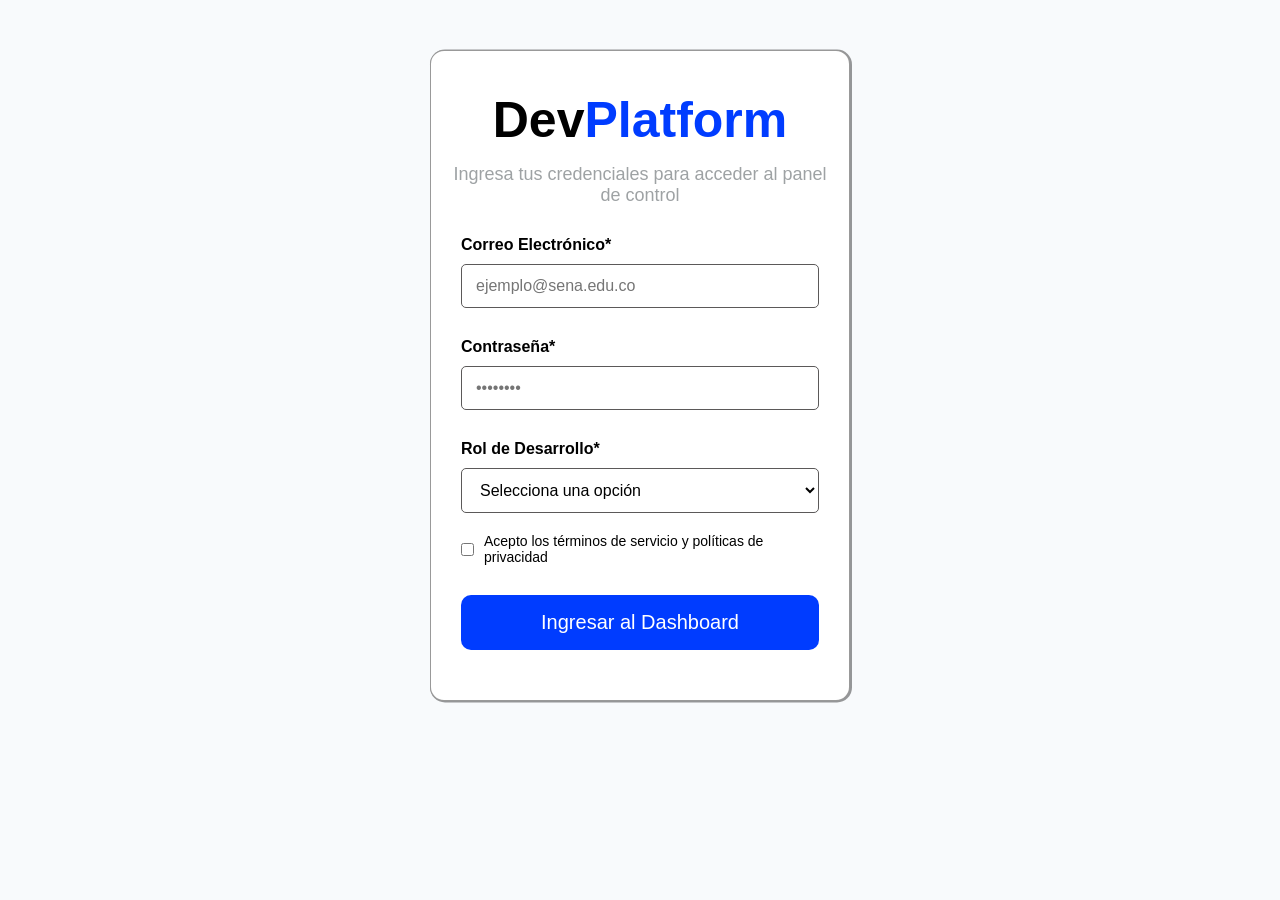
<file: index.html>
<!DOCTYPE html>
<html lang="es">
<head>
    <meta charset="UTF-8">
    <meta name="viewport" content="width=device-width, initial-scale=1.0">
    <title>Ingreso | DevPlatform</title>
    <link rel="stylesheet" href="css/styles.css">
</head>
<body class="login">

    <main class="mayo">
        <section class="junio">

            <header>
                <h1 class="titulo">Dev<span class="h">Platform</span></h1>
                <p class="texto">Ingresa tus credenciales para acceder al panel de control</p>
            </header>

            <form class="form" action="dashboard.html" method="get">

                <label class="te" for="correo"><strong>Correo Electrónico*</strong></label>
                <input type="email" id="correo" name="correo" class="barra" placeholder="ejemplo@sena.edu.co" required>

                <label class="te" for="clave"><strong>Contraseña*</strong></label>
                <input type="password" id="clave" name="clave" class="barra" placeholder="••••••••" minlength="6" required>

                <label class="te" for="nivel"><strong>Rol de Desarrollo*</strong></label>
                <select id="nivel" name="rol" class="barra" required>
                    <option class="p" value="">Selecciona una opción</option>
                    <option class="p" value="frontend">Desarrollador Frontend</option>
                    <option class="p" value="backend">Desarrollador Backend</option>
                    <option class="p" value="fullstack">Desarrollador FullStack</option>
                </select>

                <div class="divider"></div>

                <div class="check">
                    <input type="checkbox" id="terminos" name="terminos" required>
                    <label for="terminos">Acepto los términos de servicio y políticas de privacidad</label>
                </div>

                <button type="submit" class="btn">Ingresar al Dashboard</button>
            </form>

        </section>
    </main>

</body>
</html>
</file>
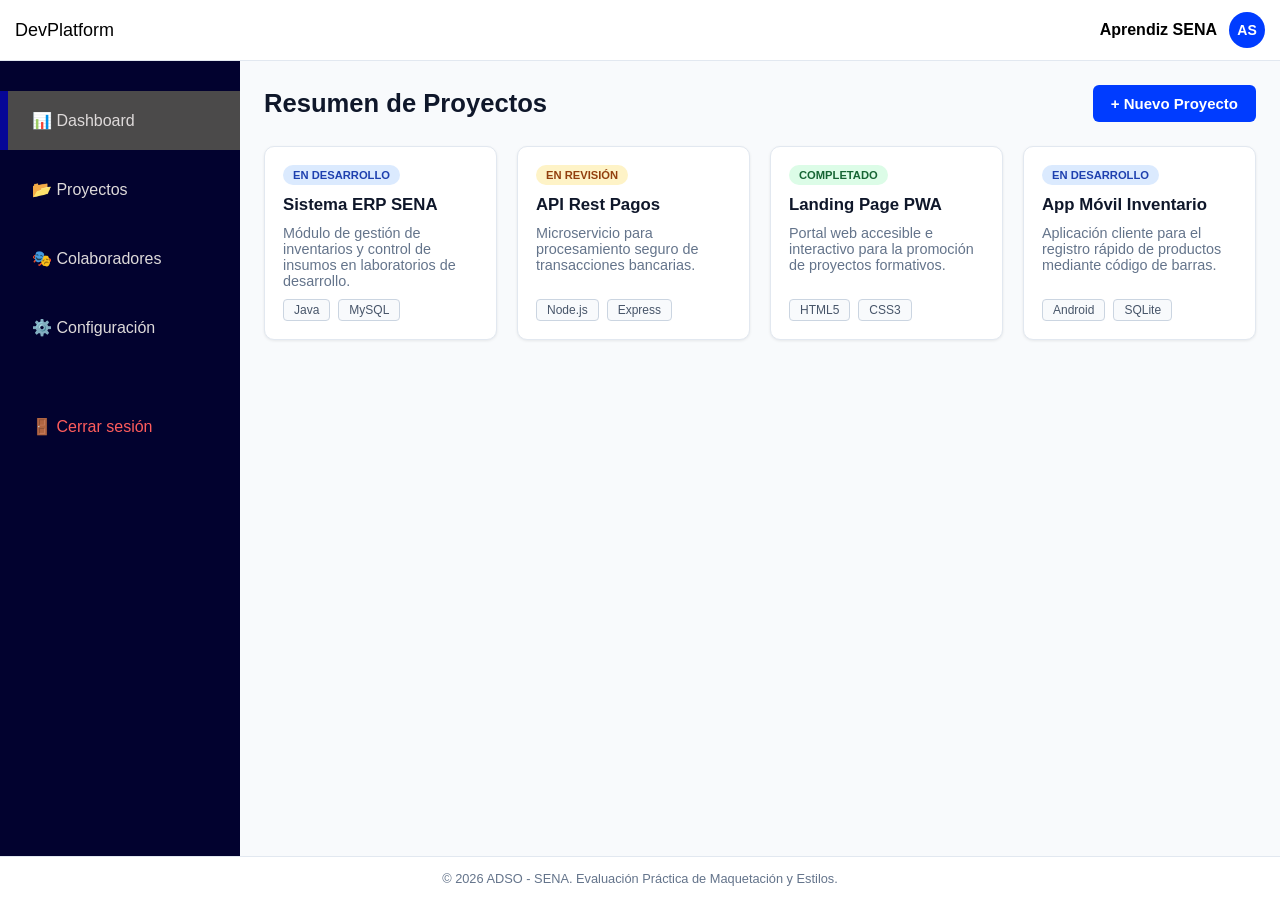
<file: dashboard.html>
<!DOCTYPE html>
<html lang="es">
<head>
    <meta charset="UTF-8">
    <meta name="viewport" content="width=device-width, initial-scale=1.0">
    <title>Dashboard | DevPlatform</title>
    <link rel="stylesheet" href="css/styles.css">
</head>
<body class="dashboard">

    <input type="checkbox" id="menu" class="menu" aria-label="Mostrar u ocultar menú lateral">

    <header>
        <div class="izq">
            <label for="menu" class="hamburguesa" aria-hidden="true">☰</label>
            <p class="dev">DevPlatform</p>
        </div>
        <div class="as">
            <p class="nombre">Aprendiz SENA</p>
            <p class="bolita" aria-hidden="true">AS</p>
        </div>
    </header>

    <aside>
        <nav aria-label="Menú principal">
            <a href="dashboard.html" class="ai" aria-current="page">📊 Dashboard</a>
            <a class="a" aria-disabled="true">📂 Proyectos</a>
            <a class="a" aria-disabled="true">🎭 Colaboradores</a>
            <a class="a" aria-disabled="true">⚙️ Configuración</a>

            <div class="divider"></div>

            <a href="index.html" class="cerrar">🚪 Cerrar sesión</a>
        </nav>
    </aside>

    <main>
        <div class="arriba">
            <h1>Resumen de Proyectos</h1>
            <button type="button" class="btn-nuevo">+ Nuevo Proyecto</button>
        </div>

        <section class="tarjetas" aria-label="Lista de proyectos">

            <article class="tarjeta">
                <span class="estado desarrollo">En desarrollo</span>
                <h2>Sistema ERP SENA</h2>
                <p>Módulo de gestión de inventarios y control de insumos en laboratorios de desarrollo.</p>
                <ul class="etiquetas">
                    <li>Java</li>
                    <li>MySQL</li>
                </ul>
            </article>

            <article class="tarjeta">
                <span class="estado revision">En revisión</span>
                <h2>API Rest Pagos</h2>
                <p>Microservicio para procesamiento seguro de transacciones bancarias.</p>
                <ul class="etiquetas">
                    <li>Node.js</li>
                    <li>Express</li>
                </ul>
            </article>

            <article class="tarjeta">
                <span class="estado completado">Completado</span>
                <h2>Landing Page PWA</h2>
                <p>Portal web accesible e interactivo para la promoción de proyectos formativos.</p>
                <ul class="etiquetas">
                    <li>HTML5</li>
                    <li>CSS3</li>
                </ul>
            </article>

            <article class="tarjeta">
                <span class="estado desarrollo">En desarrollo</span>
                <h2>App Móvil Inventario</h2>
                <p>Aplicación cliente para el registro rápido de productos mediante código de barras.</p>
                <ul class="etiquetas">
                    <li>Android</li>
                    <li>SQLite</li>
                </ul>
            </article>

        </section>
    </main>

    <footer>
        <p>© 2026 ADSO - SENA. Evaluación Práctica de Maquetación y Estilos.</p>
    </footer>

</body>
</html>
</file>
<file: css/styles.css>
*, *::before, *::after {
    margin: 0;
    padding: 0;
    box-sizing: border-box;
}

body {
    font-family: 'Segoe UI', Tahoma, Geneva, Verdana, sans-serif;
    background-color: #f8fafc;
}

body.login {
    text-align: center;
    padding: 50px 16px;
    min-height: 100vh;
}

.mayo {
    background-color: white;
    max-width: 420px;
    margin: 0 auto;
    padding: 40px 0 50px 0;
    box-shadow: 1px 0.5px 0.5px 1px rgba(0, 0, 0, 0.4);
    border: 1px solid rgba(0, 0, 0, 0.4);
    border-radius: 14px;
}

.junio {
    text-align: center;
}

.titulo {
    font-size: 50px;
    color: black;
}

.h {
    color: rgb(0, 60, 255);
}

.texto {
    color: rgb(158, 162, 164);
    font-size: 18px;
    padding: 15px 20px 0 20px;
}

.form {
    text-align: left;
    padding: 0 30px;
}

.te {
    display: block;
    padding: 30px 0 10px 0;
}

.barra {
    width: 100%;
    padding: 12px 14px;
    font-size: 16px;
    background-color: white;
    border: 1px solid rgb(91, 89, 89);
    border-radius: 5px;
    transition: border-color 0.3s ease, box-shadow 0.3s ease;
}

.barra:hover {
    border-color: rgb(0, 60, 255);
}

.barra:focus {
    outline: none;
    border-color: rgb(0, 60, 255);
    box-shadow: 0 0 0 3px rgba(0, 60, 255, 0.25);
}

::placeholder {
    font-size: 16px;
}

.p {
    font-size: 16px;
}

.divider {
    margin: 20px 0;
}

.check {
    display: flex;
    flex-direction: row;
    align-items: center;
    gap: 10px;
    font-size: 14px;
}

.check input {
    flex-shrink: 0;
}

.btn {
    background-color: rgb(0, 60, 255);
    color: white;
    width: 100%;
    margin: 30px 0 0 0;
    padding: 16px;
    border: none;
    border-radius: 10px;
    font-size: 20px;
    cursor: pointer;
    transition: transform 0.3s ease, background-color 0.3s ease;
}

.btn:hover {
    background-color: #0681c3;
}

.btn:active {
    transform: scale(0.97);
}

.btn:focus-visible {
    outline: 3px solid rgba(0, 60, 255, 0.4);
    outline-offset: 2px;
}

body.dashboard {
    display: grid;
    grid-template-areas:
        "header header"
        "aside main"
        "footer footer";
    grid-template-columns: 240px 1fr;
    grid-template-rows: auto 1fr auto;
    min-height: 100vh;
}

.menu {
    position: absolute;
    opacity: 0;
    pointer-events: none;
}

.menu:focus-visible ~ header .hamburguesa {
    outline: 2px solid rgb(0, 60, 255);
}

.dashboard header {
    grid-area: header;
    display: flex;
    flex-direction: row;
    justify-content: space-between;
    align-items: center;
    padding: 12px 15px;
    background-color: white;
    border-bottom: 1px solid #e2e8f0;
}

.izq {
    display: flex;
    align-items: center;
    gap: 12px;
}

.hamburguesa {
    display: none;
    font-size: 26px;
    line-height: 1;
    cursor: pointer;
}

.dev {
    font-size: 18px;
}

.as {
    display: flex;
    flex-direction: row;
    align-items: center;
    gap: 12px;
}

.nombre {
    font-size: 16px;
    font-weight: 600;
}

.bolita {
    display: flex;
    align-items: center;
    justify-content: center;
    width: 36px;
    height: 36px;
    background-color: rgb(0, 60, 255);
    color: white;
    border-radius: 50%;
    font-size: 14px;
    font-weight: 700;
}

.dashboard aside {
    grid-area: aside;
    background-color: rgb(2, 2, 47);
    color: rgb(222, 218, 218);
    padding-top: 20px;
}

.a,
.ai,
.cerrar {
    display: block;
    margin: 10px 0;
    padding: 20px 24px;
    color: inherit;
    text-decoration: none;
    border-left: 8px solid transparent;
    transition: transform 0.3s ease, background-color 0.3s ease;
}

.ai {
    background-color: rgb(75, 74, 74);
    border-left-color: rgb(6, 6, 151);
}

.a:hover,
.a:focus-visible {
    background-color: rgb(75, 74, 74);
    border-left-color: rgb(6, 6, 151);
}

.dashboard .divider {
    margin: 40px 0;
}

.cerrar {
    color: #ff5c5c;
}

.cerrar:hover,
.cerrar:focus-visible {
    background-color: rgb(75, 74, 74);
    border-left-color: red;
}

.dashboard main {
    grid-area: main;
    padding: 24px;
    text-align: left;
}

.arriba {
    display: flex;
    flex-direction: row;
    justify-content: space-between;
    align-items: center;
    flex-wrap: wrap;
    gap: 16px;
    margin-bottom: 24px;
}

h1 {
    font-size: 1.6rem;
    color: #0f172a;
}

.btn-nuevo {
    background-color: rgb(0, 60, 255);
    color: white;
    border: none;
    padding: 10px 18px;
    border-radius: 6px;
    font-size: 15px;
    font-weight: 600;
    cursor: pointer;
    transition: transform 0.3s ease, background-color 0.3s ease;
}

.btn-nuevo:hover {
    background-color: #0681c3;
}

.btn-nuevo:active {
    transform: scale(0.97);
}

.btn-nuevo:focus-visible {
    outline: 3px solid rgba(0, 60, 255, 0.4);
    outline-offset: 2px;
}

.tarjetas {
    display: grid;
    grid-template-columns: repeat(auto-fit, minmax(200px, 1fr));
    gap: 20px;
}

.tarjeta {
    display: flex;
    flex-direction: column;
    gap: 10px;
    padding: 18px;
    background-color: white;
    border: 1px solid #e2e8f0;
    border-radius: 10px;
    box-shadow: 0 1px 3px rgba(0, 0, 0, 0.08);
    transition: transform 0.3s ease, box-shadow 0.3s ease;
}

.tarjeta:hover {
    transform: translateY(-4px);
    box-shadow: 0 6px 16px rgba(0, 0, 0, 0.12);
}

.tarjeta h2 {
    font-size: 1.05rem;
    color: #0f172a;
}

.tarjeta p {
    flex-grow: 1;
    font-size: 0.9rem;
    color: #64748b;
}

.estado {
    align-self: flex-start;
    padding: 4px 10px;
    border-radius: 999px;
    font-size: 0.7rem;
    font-weight: 700;
    text-transform: uppercase;
}

.desarrollo {
    background-color: #dbeafe;
    color: #1e40af;
}

.revision {
    background-color: #fef3c7;
    color: #92400e;
}

.completado {
    background-color: #dcfce7;
    color: #166534;
}

.etiquetas {
    display: flex;
    flex-wrap: wrap;
    gap: 8px;
    list-style: none;
}

.etiquetas li {
    padding: 3px 10px;
    font-size: 0.75rem;
    color: #475569;
    background-color: #f8fafc;
    border: 1px solid #cbd5e1;
    border-radius: 4px;
}

.dashboard footer {
    grid-area: footer;
    padding: 14px;
    text-align: center;
    font-size: 0.8rem;
    color: #64748b;
    background-color: white;
    border-top: 1px solid #e2e8f0;
}

@media (max-width: 767px) {
    body.login {
        padding: 30px 16px;
    }

    .titulo {
        font-size: 36px;
    }

    .texto {
        font-size: 16px;
    }

    .form {
        padding: 0 20px;
    }

    body.dashboard {
        grid-template-areas:
            "header"
            "main"
            "footer";
        grid-template-columns: 1fr;
    }

    .hamburguesa {
        display: block;
    }

    .dashboard aside {
        display: none;
    }

    .menu:checked ~ aside {
        display: block;
        position: fixed;
        top: 61px;
        left: 0;
        bottom: 0;
        width: 240px;
        z-index: 10;
    }

    .dashboard main {
        padding: 20px 16px;
    }

    .tarjetas {
        grid-template-columns: 1fr;
    }
}
</file>
